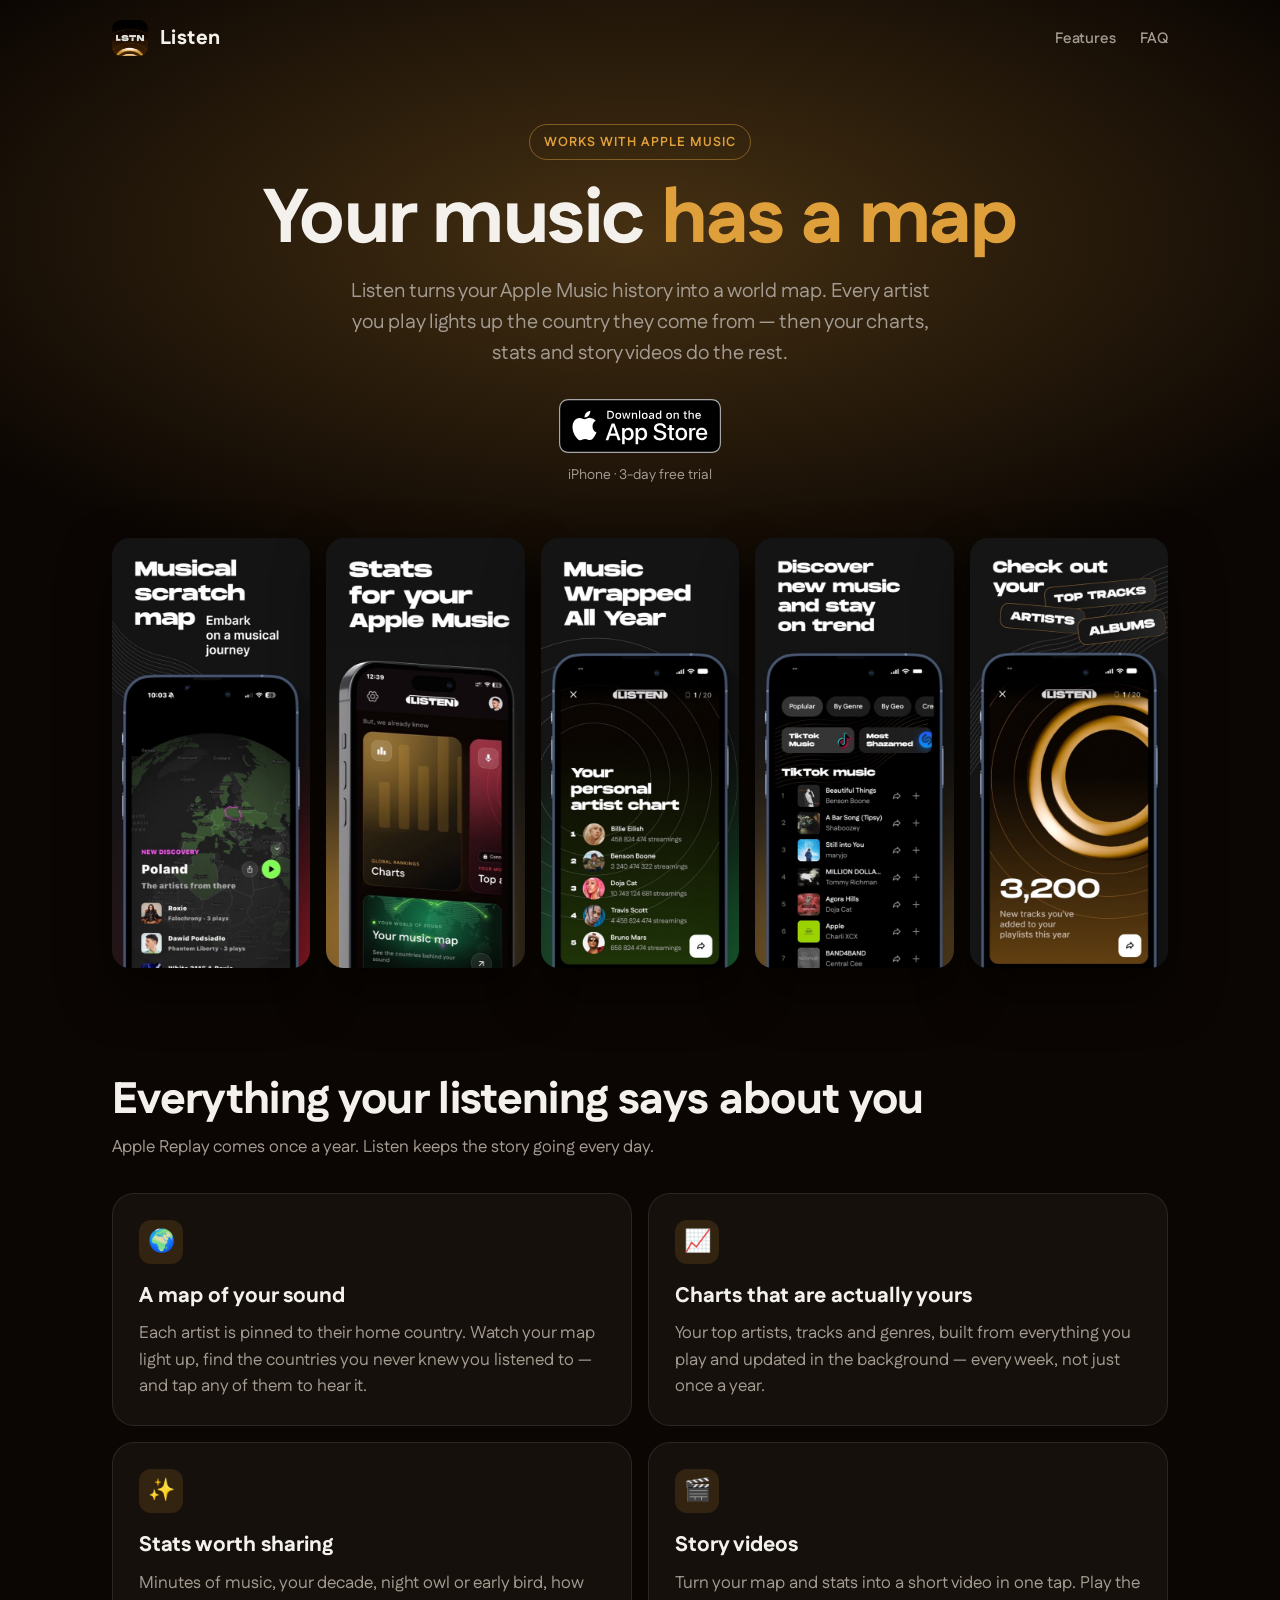
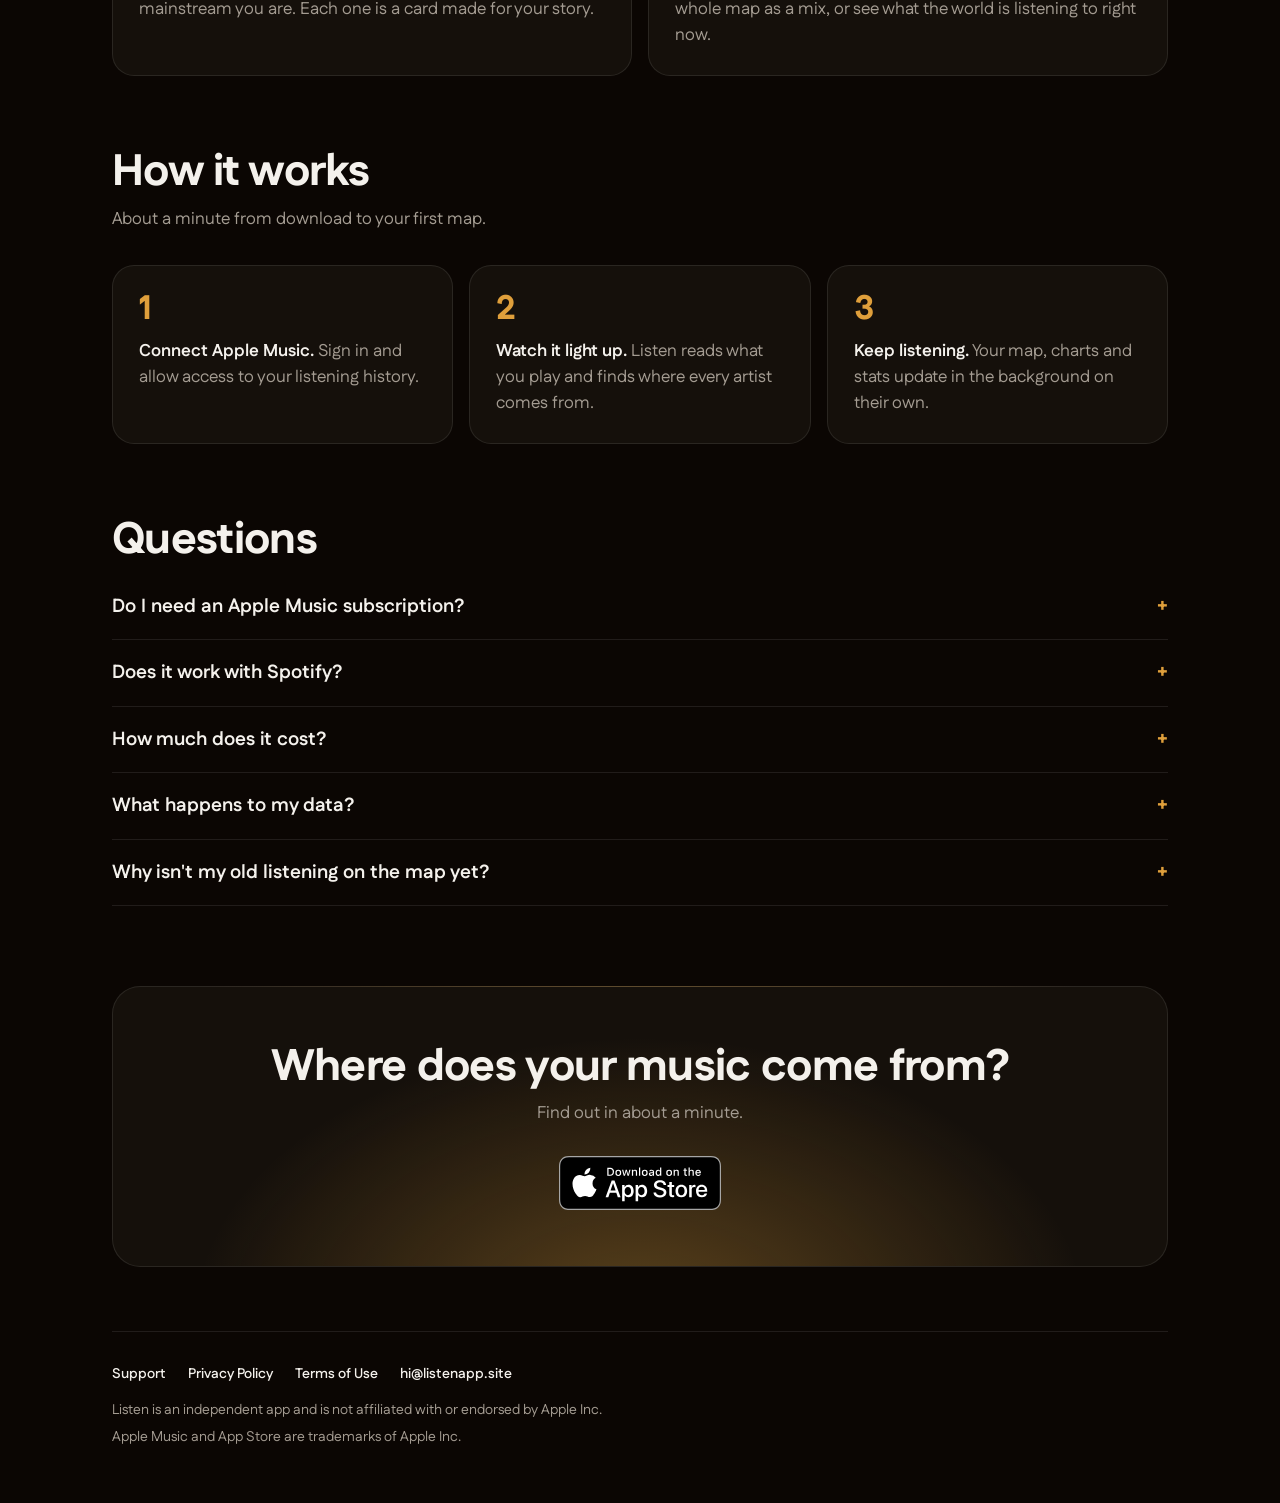
<file: index.html>
<!DOCTYPE html>
<html lang="en">
<head>
<meta charset="UTF-8">
<meta name="viewport" content="width=device-width, initial-scale=1">
<title>Listen — Music Map &amp; Stats for Apple Music</title>
<meta name="description" content="Listen turns your Apple Music history into a world map: every artist you play lights up the country they come from. Plus real all-time charts, stats cards and shareable story videos.">
<link rel="canonical" href="https://listenapp.site/">
<meta property="og:type" content="website">
<meta property="og:url" content="https://listenapp.site/">
<meta property="og:title" content="Listen — your Apple Music as a world map">
<meta property="og:description" content="See the countries behind your sound, your real all-time charts and stats — and share it as a story video.">
<meta property="og:image" content="https://listenapp.site/assets/og.jpg">
<meta name="twitter:card" content="summary_large_image">
<meta name="apple-itunes-app" content="app-id=6743059323">
<link rel="icon" type="image/png" href="/assets/icon.png">
<link rel="apple-touch-icon" href="/assets/apple-touch-icon.png">
<link rel="preconnect" href="https://fonts.googleapis.com">
<link rel="preconnect" href="https://fonts.gstatic.com" crossorigin>
<link href="https://fonts.googleapis.com/css2?family=Fustat:wght@400;500;600;700;800&display=swap" rel="stylesheet">
<link rel="stylesheet" href="/style.css">
</head>
<body>
<div class="wrap">

  <header class="bar">
    <a class="brand" href="/"><img src="/assets/icon.png" alt="" width="36" height="36">Listen</a>
    <nav>
      <a href="#features">Features</a>
      <a href="#faq">FAQ</a>
    </nav>
  </header>

  <main>
    <div class="hero">
      <span class="eyebrow">Works with Apple Music</span>
      <h1>Your music <em>has a map</em></h1>
      <p class="lead">Listen turns your Apple Music history into a world map. Every artist you play lights up the country they come from — then your charts, stats and story videos do the rest.</p>
      <div class="cta">
        <a href="https://apps.apple.com/app/id6743059323"><img src="/assets/app-store-badge.svg" alt="Download on the App Store" width="162" height="54"></a>
        <small>iPhone · 3-day free trial</small>
      </div>

      <div class="screens" aria-label="App screenshots">
        <img src="/assets/shot2.jpg" alt="World map with Poland lit up and the Polish artists you listened to" width="508" height="1100" loading="eager">
        <img src="/assets/shot1.jpg" alt="Home screen with charts, top tracks and your music map" width="508" height="1100" loading="lazy">
        <img src="/assets/shot3.jpg" alt="Your personal artist chart, ready to share" width="508" height="1100" loading="lazy">
        <img src="/assets/shot4.jpg" alt="Global charts: TikTok, most Shazamed, by genre and by country" width="508" height="1100" loading="lazy">
        <img src="/assets/shot5.jpg" alt="Stats story card: new tracks added this year" width="508" height="1100" loading="lazy">
      </div>
    </div>

    <section id="features">
      <h2>Everything your listening says about you</h2>
      <p class="section-lead">Apple Replay comes once a year. Listen keeps the story going every day.</p>
      <div class="grid">
        <div class="card">
          <div class="icon">🌍</div>
          <h3>A map of your sound</h3>
          <p>Each artist is pinned to their home country. Watch your map light up, find the countries you never knew you listened to — and tap any of them to hear it.</p>
        </div>
        <div class="card">
          <div class="icon">📈</div>
          <h3>Charts that are actually yours</h3>
          <p>Your top artists, tracks and genres, built from everything you play and updated in the background — every week, not just once a year.</p>
        </div>
        <div class="card">
          <div class="icon">✨</div>
          <h3>Stats worth sharing</h3>
          <p>Minutes of music, your decade, night owl or early bird, how mainstream you are. Each one is a card made for your story.</p>
        </div>
        <div class="card">
          <div class="icon">🎬</div>
          <h3>Story videos</h3>
          <p>Turn your map and stats into a short video in one tap. Play the whole map as a mix, or see what the world is listening to right now.</p>
        </div>
      </div>
    </section>

    <section>
      <h2>How it works</h2>
      <p class="section-lead">About a minute from download to your first map.</p>
      <ol class="steps">
        <li><strong>Connect Apple Music.</strong> Sign in and allow access to your listening history.</li>
        <li><strong>Watch it light up.</strong> Listen reads what you play and finds where every artist comes from.</li>
        <li><strong>Keep listening.</strong> Your map, charts and stats update in the background on their own.</li>
      </ol>
    </section>

    <section id="faq" class="faq">
      <h2>Questions</h2>
      <details>
        <summary>Do I need an Apple Music subscription?</summary>
        <p>Yes — Listen builds your map and stats from your Apple Music listening history, so an active Apple Music subscription is needed to connect it. Without one you can still sign in with your Apple ID, look around and play 30-second previews.</p>
      </details>
      <details>
        <summary>Does it work with Spotify?</summary>
        <p>Not yet. Listen is built for Apple Music on iPhone. Tell us at <a href="mailto:hi@listenapp.site">hi@listenapp.site</a> if you want it for another service — requests decide what comes next.</p>
      </details>
      <details>
        <summary>How much does it cost?</summary>
        <p>Listen Premium starts with a 3-day free trial, then renews annually or monthly — prices are shown in the app in your local currency. Cancel any time in your App Store settings.</p>
      </details>
      <details>
        <summary>What happens to my data?</summary>
        <p>We use your listening history only to build your map and stats. No ads, nothing sold, nothing posted unless you tap share. Deleting your account in the app erases all of it. Details are in the <a href="/privacy/">Privacy Policy</a>.</p>
      </details>
      <details>
        <summary>Why isn't my old listening on the map yet?</summary>
        <p>Apple shares only your recent history, so your map starts with what you've played lately and grows as you keep listening — older favourites appear as soon as you play them again.</p>
      </details>
    </section>

    <div class="closing">
      <h2>Where does your music come from?</h2>
      <p>Find out in about a minute.</p>
      <div class="cta">
        <a href="https://apps.apple.com/app/id6743059323"><img src="/assets/app-store-badge.svg" alt="Download on the App Store" width="162" height="54"></a>
      </div>
    </div>
  </main>

  <footer>
    <div class="links">
      <a href="/support/">Support</a>
      <a href="/privacy/">Privacy Policy</a>
      <a href="/terms/">Terms of Use</a>
      <a href="mailto:hi@listenapp.site">hi@listenapp.site</a>
    </div>
    <p>Listen is an independent app and is not affiliated with or endorsed by Apple Inc.</p>
    <p>Apple Music and App Store are trademarks of Apple Inc.</p>
  </footer>

</div>
</body>
</html>
</file>
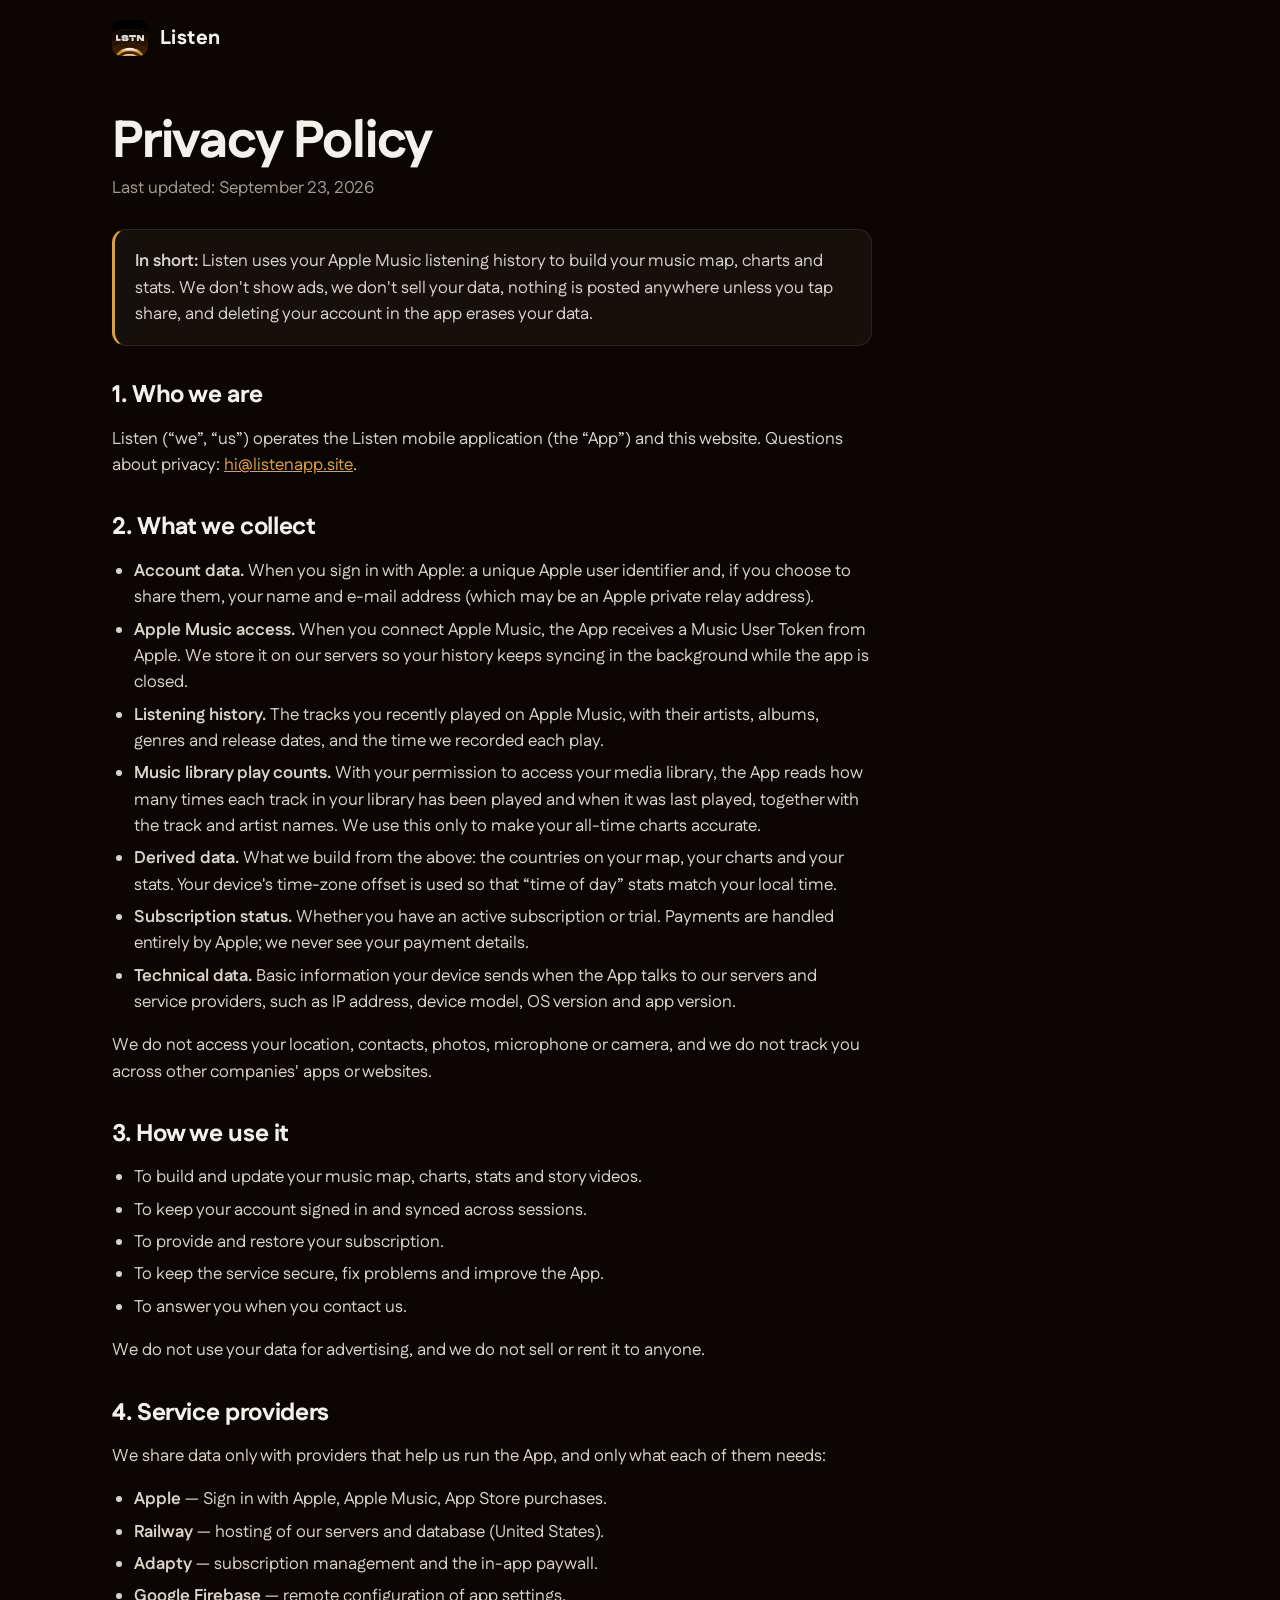
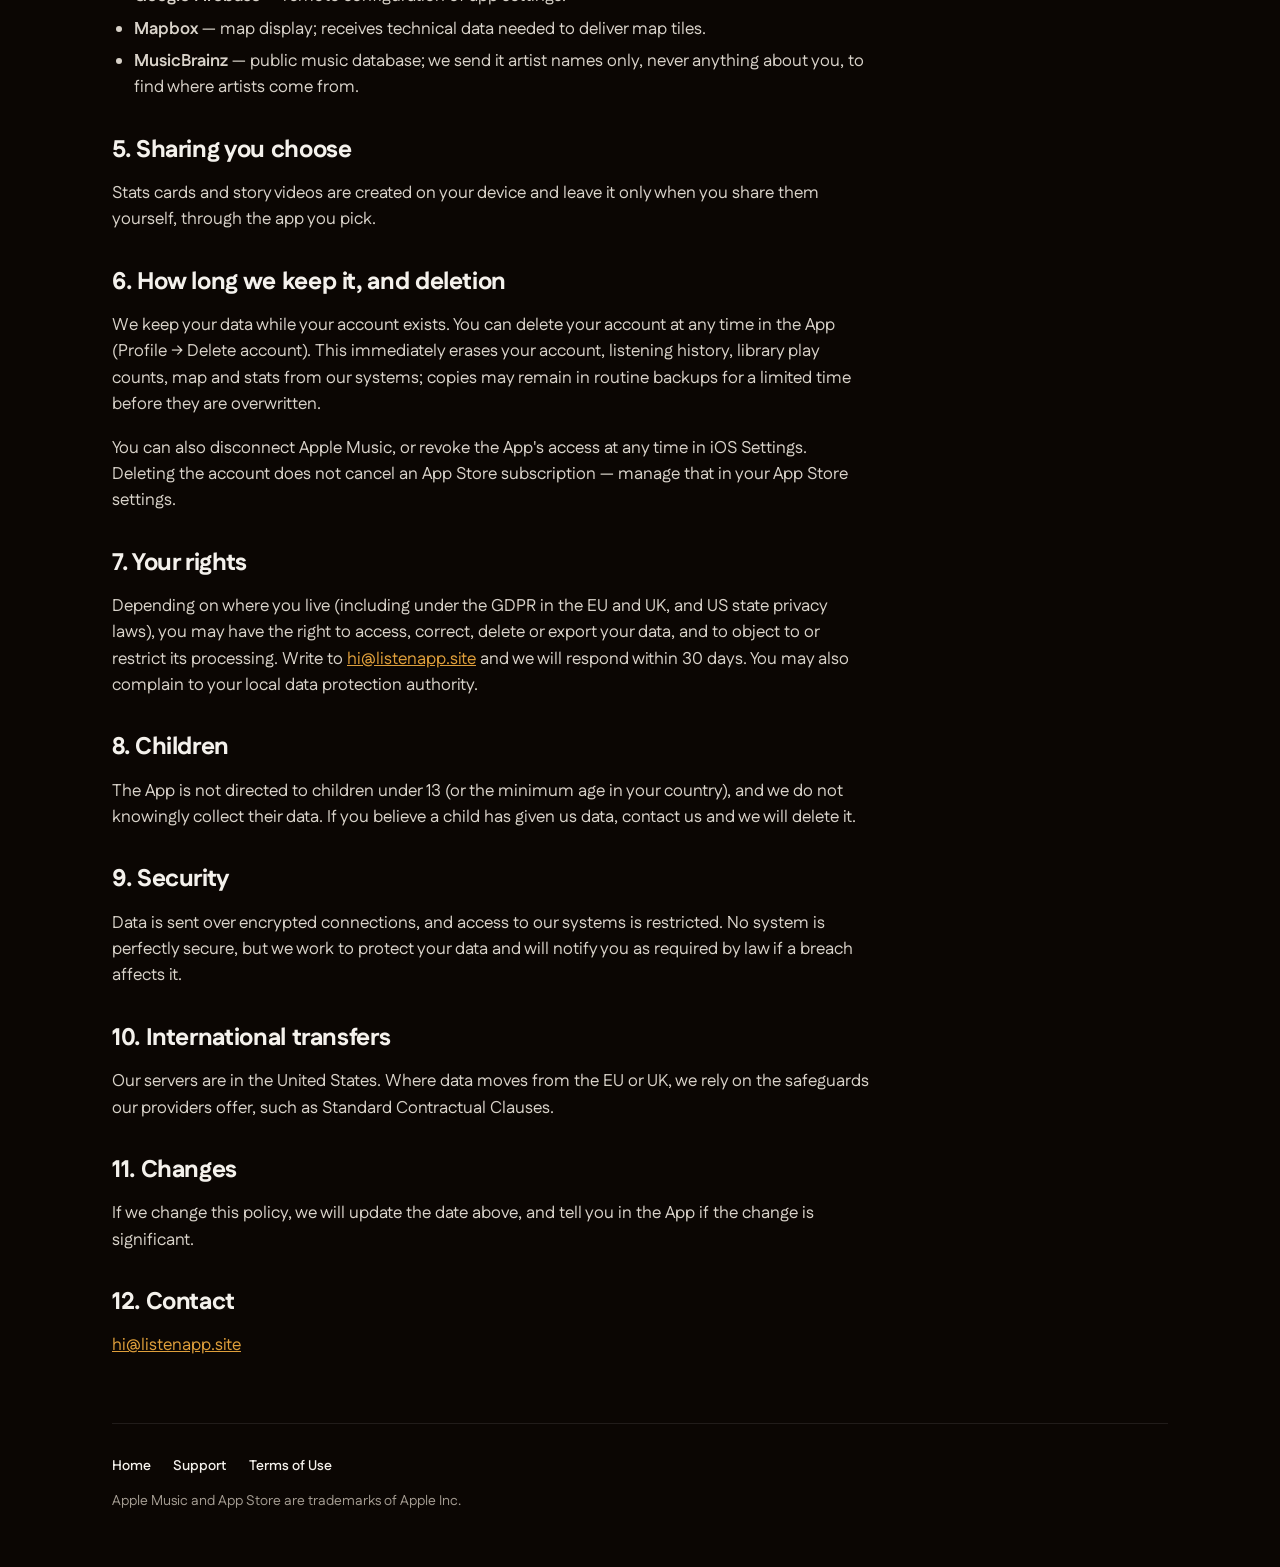
<file: privacy/index.html>
<!DOCTYPE html>
<html lang="en">
<head>
<meta charset="UTF-8">
<meta name="viewport" content="width=device-width, initial-scale=1">
<title>Privacy Policy — Listen</title>
<meta name="description" content="How Listen collects, uses and deletes your data.">
<link rel="canonical" href="https://listenapp.site/privacy/">
<link rel="icon" type="image/png" href="/assets/icon.png">
<link rel="preconnect" href="https://fonts.googleapis.com">
<link rel="preconnect" href="https://fonts.gstatic.com" crossorigin>
<link href="https://fonts.googleapis.com/css2?family=Fustat:wght@400;500;600;700;800&display=swap" rel="stylesheet">
<link rel="stylesheet" href="/style.css">
</head>
<body>
<div class="wrap">
  <header class="bar">
    <a class="brand" href="/"><img src="/assets/icon.png" alt="" width="36" height="36">Listen</a>
  </header>

  <main class="doc">
    <h1>Privacy Policy</h1>
    <p class="updated">Last updated: September 23, 2026</p>

    <p class="summary"><strong>In short:</strong> Listen uses your Apple Music listening history to build your music map, charts and stats. We don't show ads, we don't sell your data, nothing is posted anywhere unless you tap share, and deleting your account in the app erases your data.</p>

    <h2>1. Who we are</h2>
    <p>Listen (“we”, “us”) operates the Listen mobile application (the “App”) and this website. Questions about privacy: <a href="mailto:hi@listenapp.site">hi@listenapp.site</a>.</p>

    <h2>2. What we collect</h2>
    <ul>
      <li><strong>Account data.</strong> When you sign in with Apple: a unique Apple user identifier and, if you choose to share them, your name and e-mail address (which may be an Apple private relay address).</li>
      <li><strong>Apple Music access.</strong> When you connect Apple Music, the App receives a Music User Token from Apple. We store it on our servers so your history keeps syncing in the background while the app is closed.</li>
      <li><strong>Listening history.</strong> The tracks you recently played on Apple Music, with their artists, albums, genres and release dates, and the time we recorded each play.</li>
      <li><strong>Music library play counts.</strong> With your permission to access your media library, the App reads how many times each track in your library has been played and when it was last played, together with the track and artist names. We use this only to make your all-time charts accurate.</li>
      <li><strong>Derived data.</strong> What we build from the above: the countries on your map, your charts and your stats. Your device's time-zone offset is used so that “time of day” stats match your local time.</li>
      <li><strong>Subscription status.</strong> Whether you have an active subscription or trial. Payments are handled entirely by Apple; we never see your payment details.</li>
      <li><strong>Technical data.</strong> Basic information your device sends when the App talks to our servers and service providers, such as IP address, device model, OS version and app version.</li>
    </ul>
    <p>We do not access your location, contacts, photos, microphone or camera, and we do not track you across other companies' apps or websites.</p>

    <h2>3. How we use it</h2>
    <ul>
      <li>To build and update your music map, charts, stats and story videos.</li>
      <li>To keep your account signed in and synced across sessions.</li>
      <li>To provide and restore your subscription.</li>
      <li>To keep the service secure, fix problems and improve the App.</li>
      <li>To answer you when you contact us.</li>
    </ul>
    <p>We do not use your data for advertising, and we do not sell or rent it to anyone.</p>

    <h2>4. Service providers</h2>
    <p>We share data only with providers that help us run the App, and only what each of them needs:</p>
    <ul>
      <li><strong>Apple</strong> — Sign in with Apple, Apple Music, App Store purchases.</li>
      <li><strong>Railway</strong> — hosting of our servers and database (United States).</li>
      <li><strong>Adapty</strong> — subscription management and the in-app paywall.</li>
      <li><strong>Google Firebase</strong> — remote configuration of app settings.</li>
      <li><strong>Mapbox</strong> — map display; receives technical data needed to deliver map tiles.</li>
      <li><strong>MusicBrainz</strong> — public music database; we send it artist names only, never anything about you, to find where artists come from.</li>
    </ul>

    <h2>5. Sharing you choose</h2>
    <p>Stats cards and story videos are created on your device and leave it only when you share them yourself, through the app you pick.</p>

    <h2>6. How long we keep it, and deletion</h2>
    <p>We keep your data while your account exists. You can delete your account at any time in the App (Profile → Delete account). This immediately erases your account, listening history, library play counts, map and stats from our systems; copies may remain in routine backups for a limited time before they are overwritten.</p>
    <p>You can also disconnect Apple Music, or revoke the App's access at any time in iOS Settings. Deleting the account does not cancel an App Store subscription — manage that in your App Store settings.</p>

    <h2>7. Your rights</h2>
    <p>Depending on where you live (including under the GDPR in the EU and UK, and US state privacy laws), you may have the right to access, correct, delete or export your data, and to object to or restrict its processing. Write to <a href="mailto:hi@listenapp.site">hi@listenapp.site</a> and we will respond within 30 days. You may also complain to your local data protection authority.</p>

    <h2>8. Children</h2>
    <p>The App is not directed to children under 13 (or the minimum age in your country), and we do not knowingly collect their data. If you believe a child has given us data, contact us and we will delete it.</p>

    <h2>9. Security</h2>
    <p>Data is sent over encrypted connections, and access to our systems is restricted. No system is perfectly secure, but we work to protect your data and will notify you as required by law if a breach affects it.</p>

    <h2>10. International transfers</h2>
    <p>Our servers are in the United States. Where data moves from the EU or UK, we rely on the safeguards our providers offer, such as Standard Contractual Clauses.</p>

    <h2>11. Changes</h2>
    <p>If we change this policy, we will update the date above, and tell you in the App if the change is significant.</p>

    <h2>12. Contact</h2>
    <p><a href="mailto:hi@listenapp.site">hi@listenapp.site</a></p>
  </main>

  <footer>
    <div class="links">
      <a href="/">Home</a>
      <a href="/support/">Support</a>
      <a href="/terms/">Terms of Use</a>
    </div>
    <p>Apple Music and App Store are trademarks of Apple Inc.</p>
  </footer>
</div>
</body>
</html>
</file>
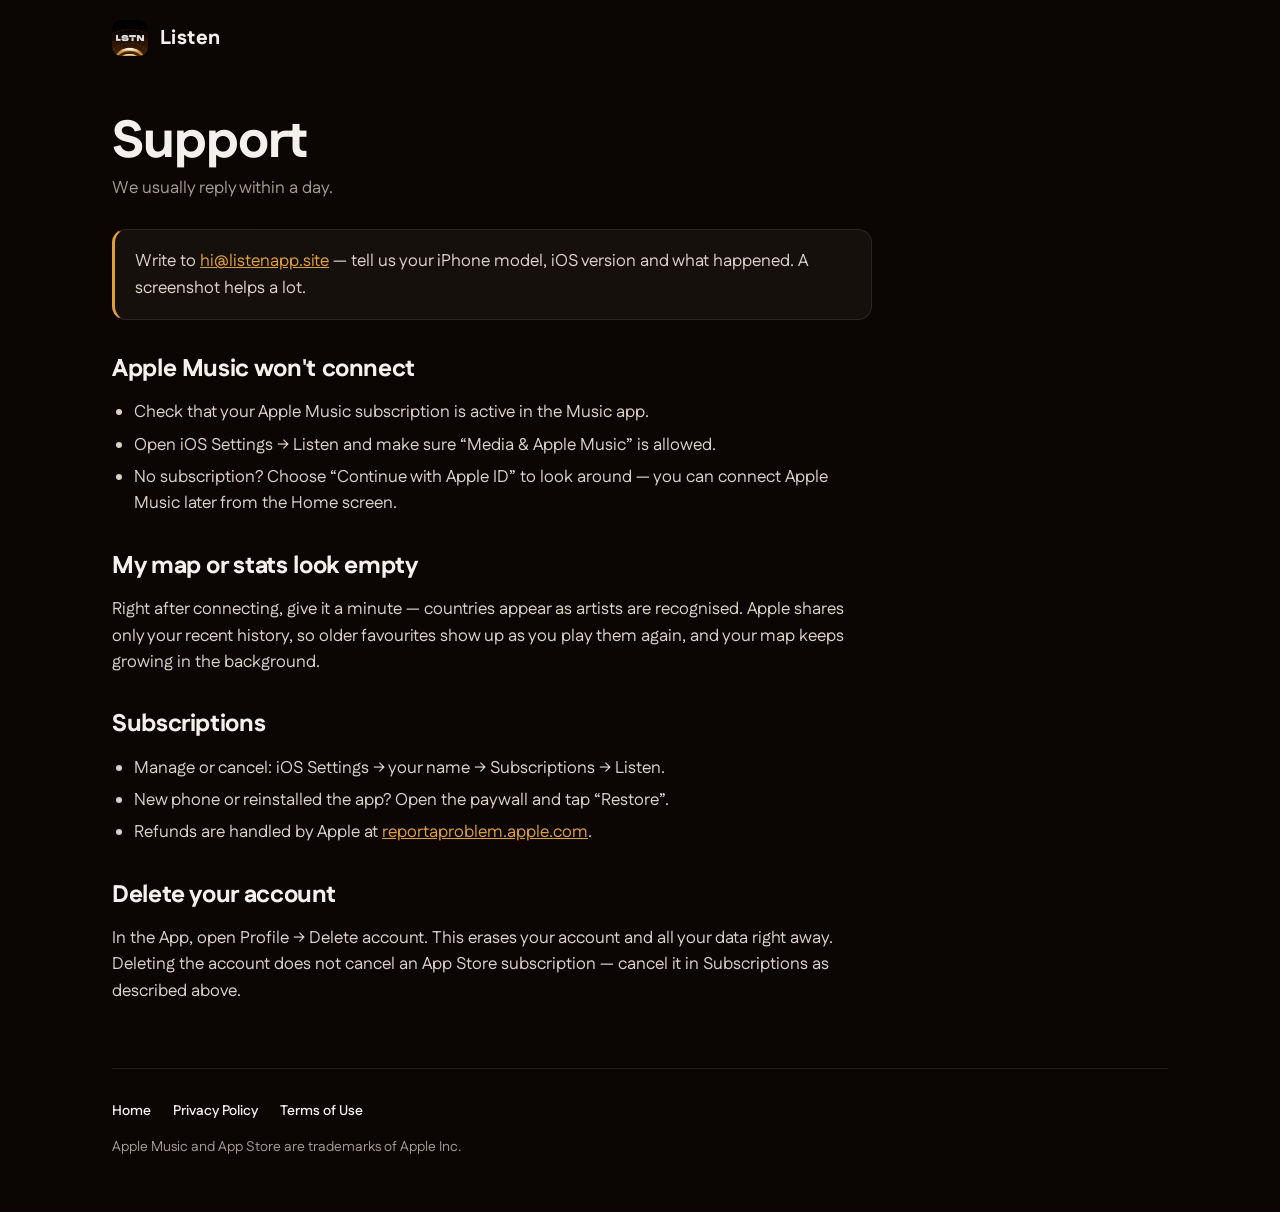
<file: support/index.html>
<!DOCTYPE html>
<html lang="en">
<head>
<meta charset="UTF-8">
<meta name="viewport" content="width=device-width, initial-scale=1">
<title>Support — Listen</title>
<meta name="description" content="Get help with Listen: Apple Music connection, subscriptions and account deletion.">
<link rel="canonical" href="https://listenapp.site/support/">
<link rel="icon" type="image/png" href="/assets/icon.png">
<link rel="preconnect" href="https://fonts.googleapis.com">
<link rel="preconnect" href="https://fonts.gstatic.com" crossorigin>
<link href="https://fonts.googleapis.com/css2?family=Fustat:wght@400;500;600;700;800&display=swap" rel="stylesheet">
<link rel="stylesheet" href="/style.css">
</head>
<body>
<div class="wrap">
  <header class="bar">
    <a class="brand" href="/"><img src="/assets/icon.png" alt="" width="36" height="36">Listen</a>
  </header>

  <main class="doc">
    <h1>Support</h1>
    <p class="updated">We usually reply within a day.</p>

    <p class="summary">Write to <a href="mailto:hi@listenapp.site">hi@listenapp.site</a> — tell us your iPhone model, iOS version and what happened. A screenshot helps a lot.</p>

    <h2>Apple Music won't connect</h2>
    <ul>
      <li>Check that your Apple Music subscription is active in the Music app.</li>
      <li>Open iOS Settings → Listen and make sure “Media &amp; Apple Music” is allowed.</li>
      <li>No subscription? Choose “Continue with Apple ID” to look around — you can connect Apple Music later from the Home screen.</li>
    </ul>

    <h2>My map or stats look empty</h2>
    <p>Right after connecting, give it a minute — countries appear as artists are recognised. Apple shares only your recent history, so older favourites show up as you play them again, and your map keeps growing in the background.</p>

    <h2>Subscriptions</h2>
    <ul>
      <li>Manage or cancel: iOS Settings → your name → Subscriptions → Listen.</li>
      <li>New phone or reinstalled the app? Open the paywall and tap “Restore”.</li>
      <li>Refunds are handled by Apple at <a href="https://reportaproblem.apple.com">reportaproblem.apple.com</a>.</li>
    </ul>

    <h2>Delete your account</h2>
    <p>In the App, open Profile → Delete account. This erases your account and all your data right away. Deleting the account does not cancel an App Store subscription — cancel it in Subscriptions as described above.</p>
  </main>

  <footer>
    <div class="links">
      <a href="/">Home</a>
      <a href="/privacy/">Privacy Policy</a>
      <a href="/terms/">Terms of Use</a>
    </div>
    <p>Apple Music and App Store are trademarks of Apple Inc.</p>
  </footer>
</div>
</body>
</html>
</file>
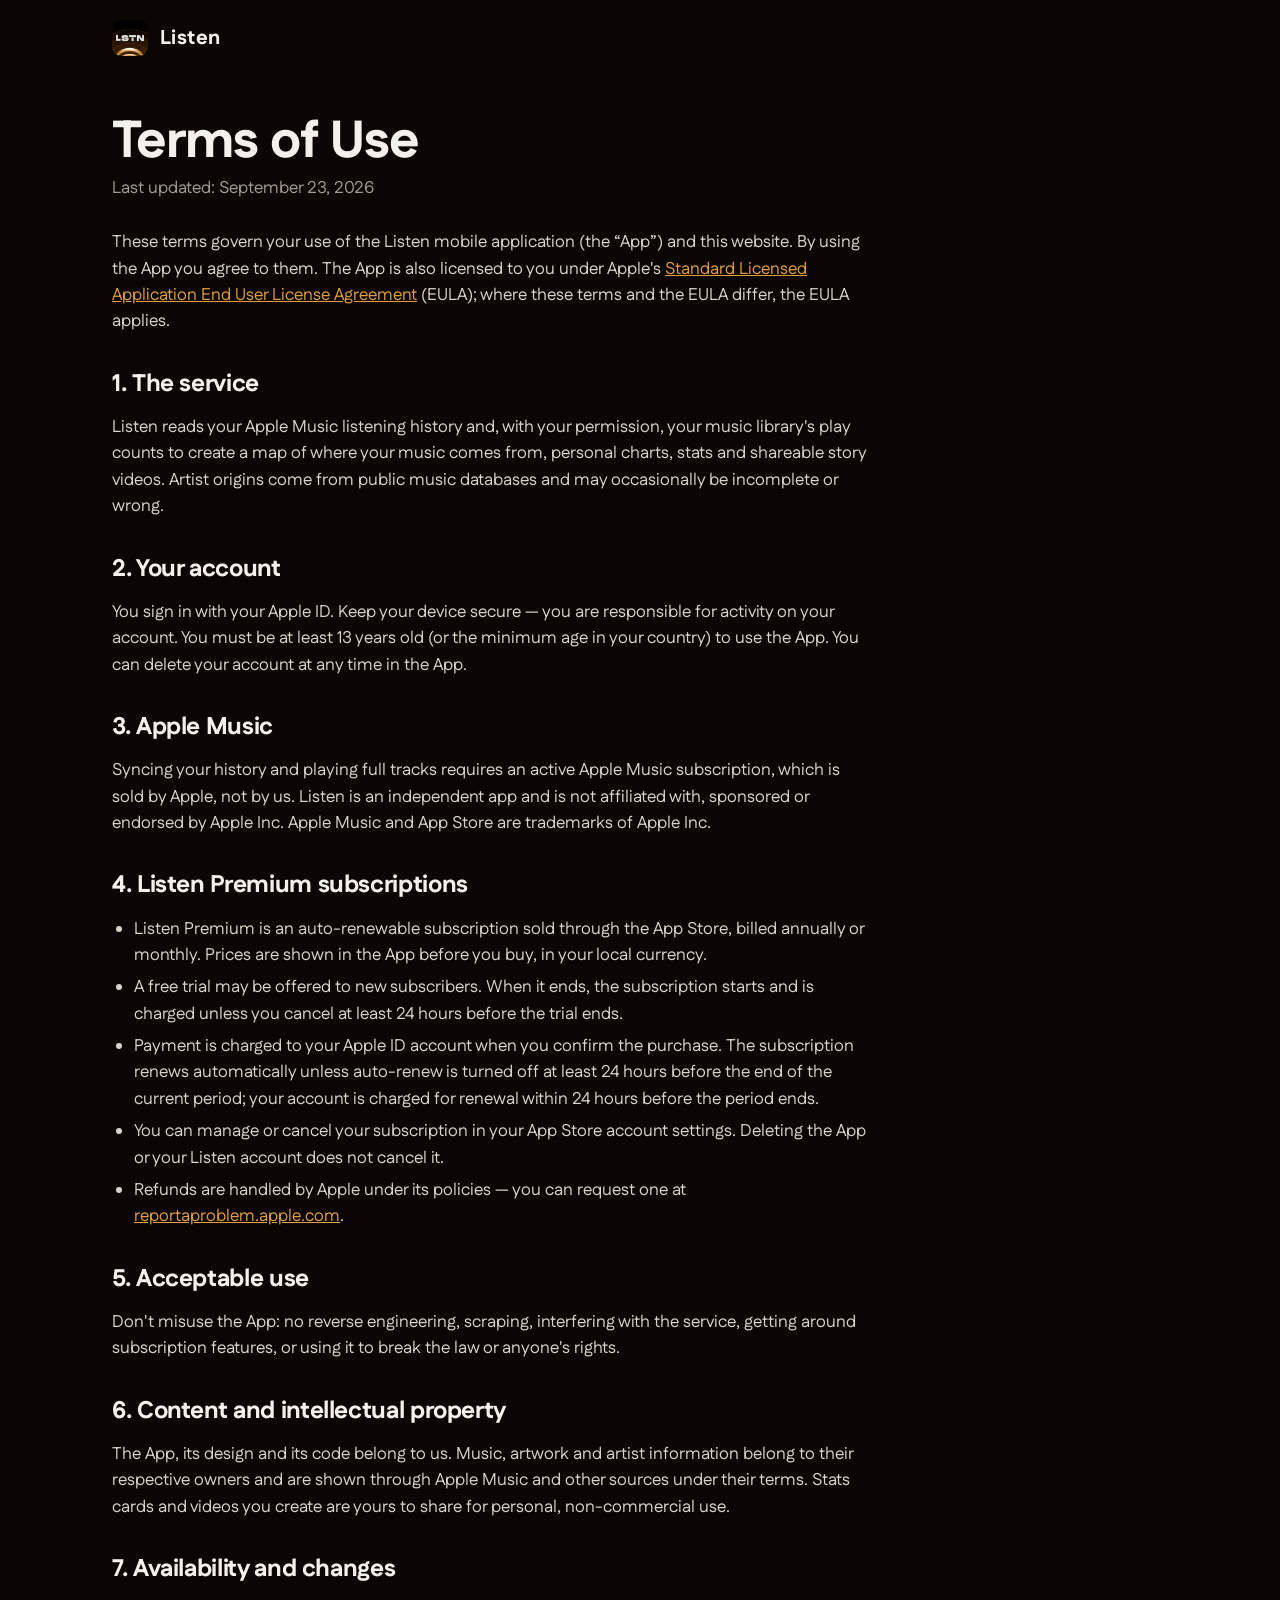
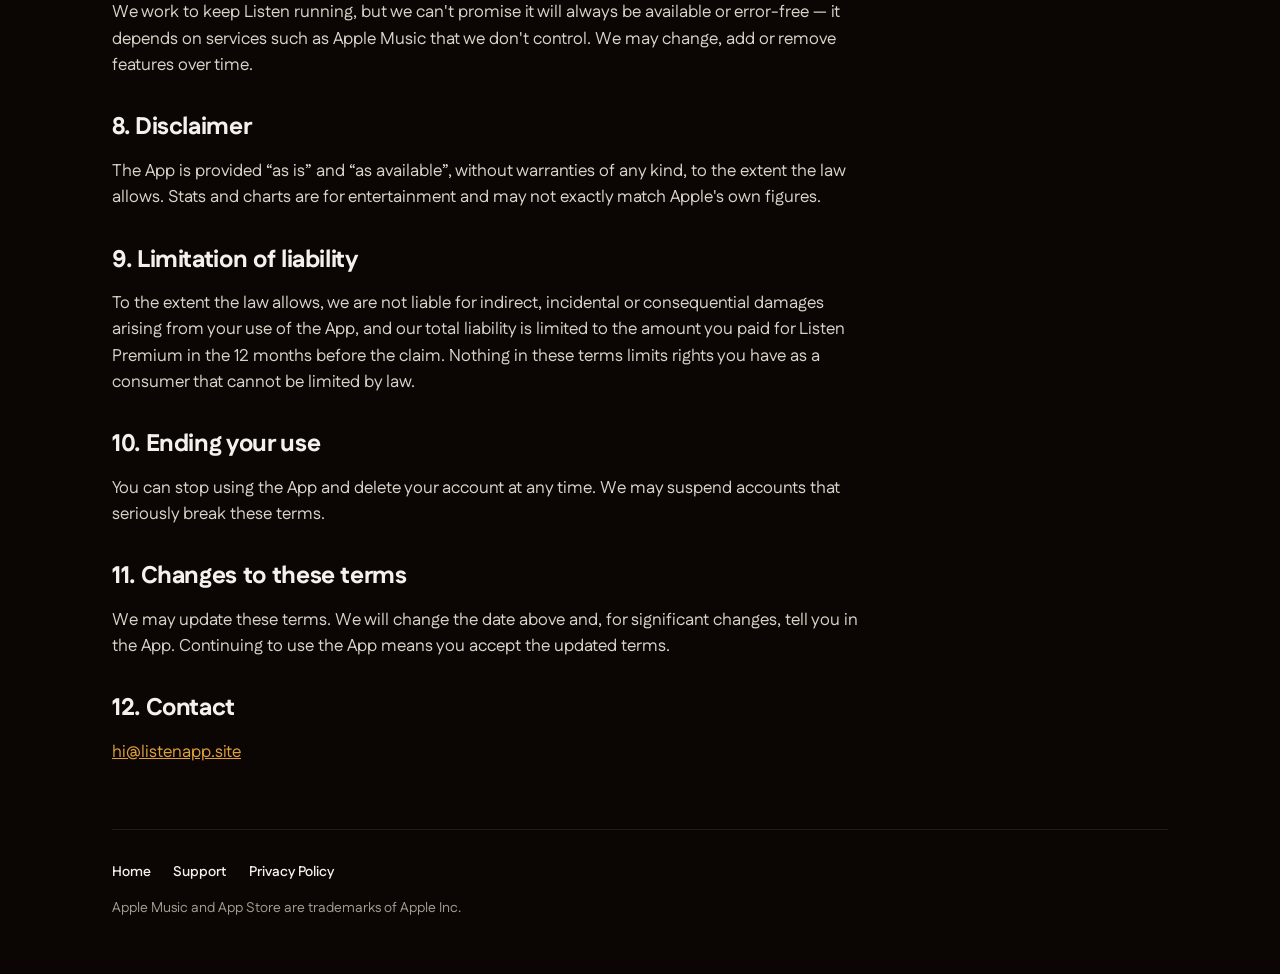
<file: terms/index.html>
<!DOCTYPE html>
<html lang="en">
<head>
<meta charset="UTF-8">
<meta name="viewport" content="width=device-width, initial-scale=1">
<title>Terms of Use — Listen</title>
<meta name="description" content="The terms for using Listen and Listen Premium.">
<link rel="canonical" href="https://listenapp.site/terms/">
<link rel="icon" type="image/png" href="/assets/icon.png">
<link rel="preconnect" href="https://fonts.googleapis.com">
<link rel="preconnect" href="https://fonts.gstatic.com" crossorigin>
<link href="https://fonts.googleapis.com/css2?family=Fustat:wght@400;500;600;700;800&display=swap" rel="stylesheet">
<link rel="stylesheet" href="/style.css">
</head>
<body>
<div class="wrap">
  <header class="bar">
    <a class="brand" href="/"><img src="/assets/icon.png" alt="" width="36" height="36">Listen</a>
  </header>

  <main class="doc">
    <h1>Terms of Use</h1>
    <p class="updated">Last updated: September 23, 2026</p>

    <p>These terms govern your use of the Listen mobile application (the “App”) and this website. By using the App you agree to them. The App is also licensed to you under Apple's <a href="https://www.apple.com/legal/internet-services/itunes/dev/stdeula/">Standard Licensed Application End User License Agreement</a> (EULA); where these terms and the EULA differ, the EULA applies.</p>

    <h2>1. The service</h2>
    <p>Listen reads your Apple Music listening history and, with your permission, your music library's play counts to create a map of where your music comes from, personal charts, stats and shareable story videos. Artist origins come from public music databases and may occasionally be incomplete or wrong.</p>

    <h2>2. Your account</h2>
    <p>You sign in with your Apple ID. Keep your device secure — you are responsible for activity on your account. You must be at least 13 years old (or the minimum age in your country) to use the App. You can delete your account at any time in the App.</p>

    <h2>3. Apple Music</h2>
    <p>Syncing your history and playing full tracks requires an active Apple Music subscription, which is sold by Apple, not by us. Listen is an independent app and is not affiliated with, sponsored or endorsed by Apple Inc. Apple Music and App Store are trademarks of Apple Inc.</p>

    <h2>4. Listen Premium subscriptions</h2>
    <ul>
      <li>Listen Premium is an auto-renewable subscription sold through the App Store, billed annually or monthly. Prices are shown in the App before you buy, in your local currency.</li>
      <li>A free trial may be offered to new subscribers. When it ends, the subscription starts and is charged unless you cancel at least 24 hours before the trial ends.</li>
      <li>Payment is charged to your Apple ID account when you confirm the purchase. The subscription renews automatically unless auto-renew is turned off at least 24 hours before the end of the current period; your account is charged for renewal within 24 hours before the period ends.</li>
      <li>You can manage or cancel your subscription in your App Store account settings. Deleting the App or your Listen account does not cancel it.</li>
      <li>Refunds are handled by Apple under its policies — you can request one at <a href="https://reportaproblem.apple.com">reportaproblem.apple.com</a>.</li>
    </ul>

    <h2>5. Acceptable use</h2>
    <p>Don't misuse the App: no reverse engineering, scraping, interfering with the service, getting around subscription features, or using it to break the law or anyone's rights.</p>

    <h2>6. Content and intellectual property</h2>
    <p>The App, its design and its code belong to us. Music, artwork and artist information belong to their respective owners and are shown through Apple Music and other sources under their terms. Stats cards and videos you create are yours to share for personal, non-commercial use.</p>

    <h2>7. Availability and changes</h2>
    <p>We work to keep Listen running, but we can't promise it will always be available or error-free — it depends on services such as Apple Music that we don't control. We may change, add or remove features over time.</p>

    <h2>8. Disclaimer</h2>
    <p>The App is provided “as is” and “as available”, without warranties of any kind, to the extent the law allows. Stats and charts are for entertainment and may not exactly match Apple's own figures.</p>

    <h2>9. Limitation of liability</h2>
    <p>To the extent the law allows, we are not liable for indirect, incidental or consequential damages arising from your use of the App, and our total liability is limited to the amount you paid for Listen Premium in the 12 months before the claim. Nothing in these terms limits rights you have as a consumer that cannot be limited by law.</p>

    <h2>10. Ending your use</h2>
    <p>You can stop using the App and delete your account at any time. We may suspend accounts that seriously break these terms.</p>

    <h2>11. Changes to these terms</h2>
    <p>We may update these terms. We will change the date above and, for significant changes, tell you in the App. Continuing to use the App means you accept the updated terms.</p>

    <h2>12. Contact</h2>
    <p><a href="mailto:hi@listenapp.site">hi@listenapp.site</a></p>
  </main>

  <footer>
    <div class="links">
      <a href="/">Home</a>
      <a href="/support/">Support</a>
      <a href="/privacy/">Privacy Policy</a>
    </div>
    <p>Apple Music and App Store are trademarks of Apple Inc.</p>
  </footer>
</div>
</body>
</html>
</file>
<file: style.css>
:root {
  --bg: #0b0603;
  --bg-raised: #15100b;
  --line: rgba(255, 255, 255, 0.09);
  --text: #f4f1ec;
  --muted: #a39b91;
  --gold: #df9f3b;
  --gold-soft: rgba(223, 159, 59, 0.14);
  --green: #84ff57;
  --radius: 22px;
  --wrap: 1120px;
}

* { box-sizing: border-box; }

html { -webkit-text-size-adjust: 100%; }

body {
  margin: 0;
  background: var(--bg);
  color: var(--text);
  font-family: 'Fustat', -apple-system, BlinkMacSystemFont, 'Segoe UI', sans-serif;
  font-size: 17px;
  line-height: 1.55;
  overflow-x: hidden;
}

a { color: var(--gold); }

img { max-width: 100%; height: auto; display: block; }

.wrap {
  max-width: var(--wrap);
  margin: 0 auto;
  padding: 0 16px;
}

@media (min-width: 720px) {
  .wrap { padding: 0 32px; }
}

/* ── Top bar ─────────────────────────────────────────────────────────── */
.bar {
  display: flex;
  align-items: center;
  justify-content: space-between;
  padding: 20px 0;
}

.brand {
  display: flex;
  align-items: center;
  gap: 12px;
  color: var(--text);
  text-decoration: none;
  font-weight: 800;
  font-size: 20px;
  letter-spacing: 0.02em;
}

.brand img { width: 36px; height: 36px; border-radius: 9px; }

.bar nav a {
  color: var(--muted);
  text-decoration: none;
  font-weight: 600;
  font-size: 15px;
  margin-left: 20px;
}

.bar nav a:hover { color: var(--text); }

/* ── Hero ────────────────────────────────────────────────────────────── */
.hero {
  position: relative;
  padding: 48px 0 24px;
  text-align: center;
}

.hero::before {
  content: '';
  position: absolute;
  inset: -120px -40% auto;
  height: 700px;
  background: radial-gradient(ellipse at 50% 40%, rgba(223, 159, 59, 0.28), transparent 62%);
  pointer-events: none;
  z-index: -1;
}

.eyebrow {
  display: inline-block;
  padding: 7px 14px;
  border: 1px solid rgba(223, 159, 59, 0.45);
  border-radius: 99px;
  color: var(--gold);
  font-size: 13px;
  font-weight: 700;
  letter-spacing: 0.08em;
  text-transform: uppercase;
}

h1 {
  margin: 22px auto 16px;
  max-width: 820px;
  font-size: clamp(40px, 7.4vw, 76px);
  line-height: 1.02;
  font-weight: 800;
  letter-spacing: -0.02em;
}

h1 em { font-style: normal; color: var(--gold); }

.lead {
  margin: 0 auto;
  max-width: 600px;
  color: var(--muted);
  font-size: clamp(17px, 2.2vw, 20px);
}

.cta {
  display: flex;
  flex-direction: column;
  align-items: center;
  gap: 12px;
  margin-top: 30px;
}

.cta img { height: 54px; width: auto; }

.cta small { color: var(--muted); font-size: 14px; }

/* ── Screens ─────────────────────────────────────────────────────────── */
.screens {
  display: flex;
  gap: 16px;
  margin: 52px 0 0;
  padding: 0 0 12px;
  overflow-x: auto;
  scroll-snap-type: x mandatory;
  scrollbar-width: none;
}

.screens::-webkit-scrollbar { display: none; }

.screens img {
  flex: 0 0 auto;
  width: 64vw;
  max-width: 240px;
  border-radius: 18px;
  scroll-snap-align: center;
  box-shadow: 0 24px 50px rgba(0, 0, 0, 0.55);
}

@media (min-width: 1000px) {
  .screens { justify-content: center; overflow: visible; }
  .screens img { width: calc((100% - 64px) / 5); max-width: none; }
}

/* ── Sections ────────────────────────────────────────────────────────── */
section { padding: 72px 0 0; }

h2 {
  margin: 0 0 10px;
  font-size: clamp(30px, 4.4vw, 44px);
  line-height: 1.1;
  font-weight: 800;
  letter-spacing: -0.015em;
}

.section-lead { margin: 0 0 32px; color: var(--muted); max-width: 620px; }

.grid {
  display: grid;
  gap: 16px;
  grid-template-columns: 1fr;
}

@media (min-width: 720px) {
  .grid { grid-template-columns: repeat(2, 1fr); }
}

.card {
  background: var(--bg-raised);
  border: 1px solid var(--line);
  border-radius: var(--radius);
  padding: 26px;
}

.card .icon {
  display: grid;
  place-items: center;
  width: 44px;
  height: 44px;
  margin-bottom: 16px;
  border-radius: 12px;
  background: var(--gold-soft);
  font-size: 22px;
}

.card h3 { margin: 0 0 8px; font-size: 21px; font-weight: 800; }

.card p { margin: 0; color: var(--muted); }

/* ── Steps ───────────────────────────────────────────────────────────── */
.steps {
  list-style: none;
  counter-reset: step;
  margin: 0;
  padding: 0;
  display: grid;
  gap: 16px;
}

@media (min-width: 720px) {
  .steps { grid-template-columns: repeat(3, 1fr); }
}

.steps li {
  counter-increment: step;
  background: var(--bg-raised);
  border: 1px solid var(--line);
  border-radius: var(--radius);
  padding: 26px;
  color: var(--muted);
}

.steps li::before {
  content: counter(step);
  display: block;
  margin-bottom: 12px;
  color: var(--gold);
  font-size: 34px;
  font-weight: 800;
  line-height: 1;
}

.steps strong { color: var(--text); }

/* ── FAQ ─────────────────────────────────────────────────────────────── */
.faq details {
  border-bottom: 1px solid var(--line);
  padding: 18px 0;
}

.faq summary {
  cursor: pointer;
  list-style: none;
  font-weight: 700;
  font-size: 19px;
  display: flex;
  justify-content: space-between;
  gap: 16px;
}

.faq summary::-webkit-details-marker { display: none; }

.faq summary::after { content: '+'; color: var(--gold); font-weight: 800; }

.faq details[open] summary::after { content: '–'; }

.faq details p { margin: 12px 0 0; color: var(--muted); }

/* ── Closing CTA ─────────────────────────────────────────────────────── */
.closing {
  margin-top: 80px;
  padding: 56px 24px;
  text-align: center;
  border-radius: 28px;
  background:
    radial-gradient(ellipse at 50% 120%, rgba(223, 159, 59, 0.35), transparent 60%),
    var(--bg-raised);
  border: 1px solid var(--line);
}

.closing h2 { margin-bottom: 8px; }

.closing p { margin: 0 auto; color: var(--muted); max-width: 520px; }

/* ── Footer ──────────────────────────────────────────────────────────── */
footer {
  margin-top: 64px;
  padding: 32px 0 48px;
  border-top: 1px solid var(--line);
  color: var(--muted);
  font-size: 14px;
}

footer .links { display: flex; flex-wrap: wrap; gap: 8px 22px; margin-bottom: 14px; }

footer .links a { color: var(--text); text-decoration: none; font-weight: 600; }

footer p { margin: 6px 0; }

/* ── Legal pages ─────────────────────────────────────────────────────── */
.doc { max-width: 760px; padding-top: 24px; }

.doc h1 { font-size: clamp(34px, 6vw, 52px); margin: 16px 0 6px; text-align: left; }

.doc .updated { color: var(--muted); margin: 0 0 28px; }

.doc h2 { font-size: 24px; margin: 36px 0 10px; }

.doc p, .doc li { color: #d8d2c9; }

.doc ul { padding-left: 22px; }

.doc li { margin: 6px 0; }

.doc .summary {
  background: var(--bg-raised);
  border: 1px solid var(--line);
  border-left: 3px solid var(--gold);
  border-radius: 14px;
  padding: 18px 20px;
}
</file>
